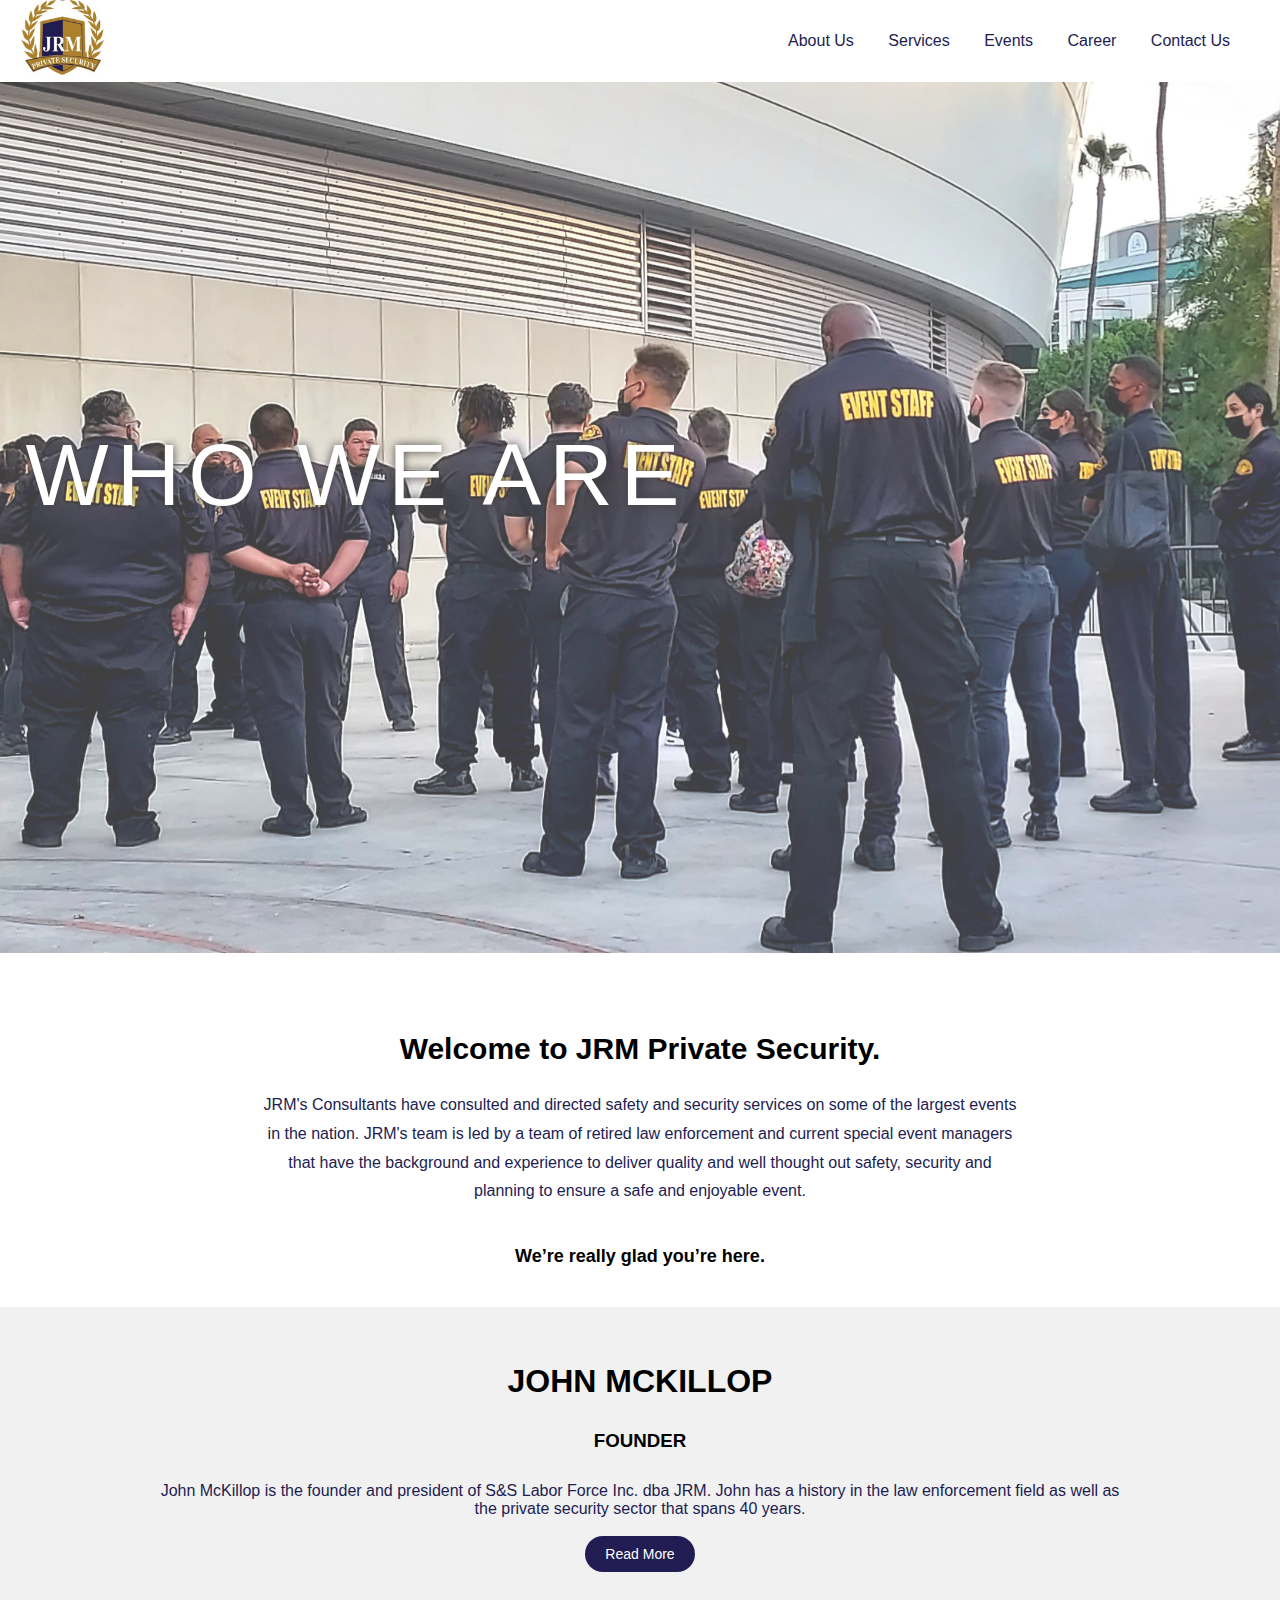
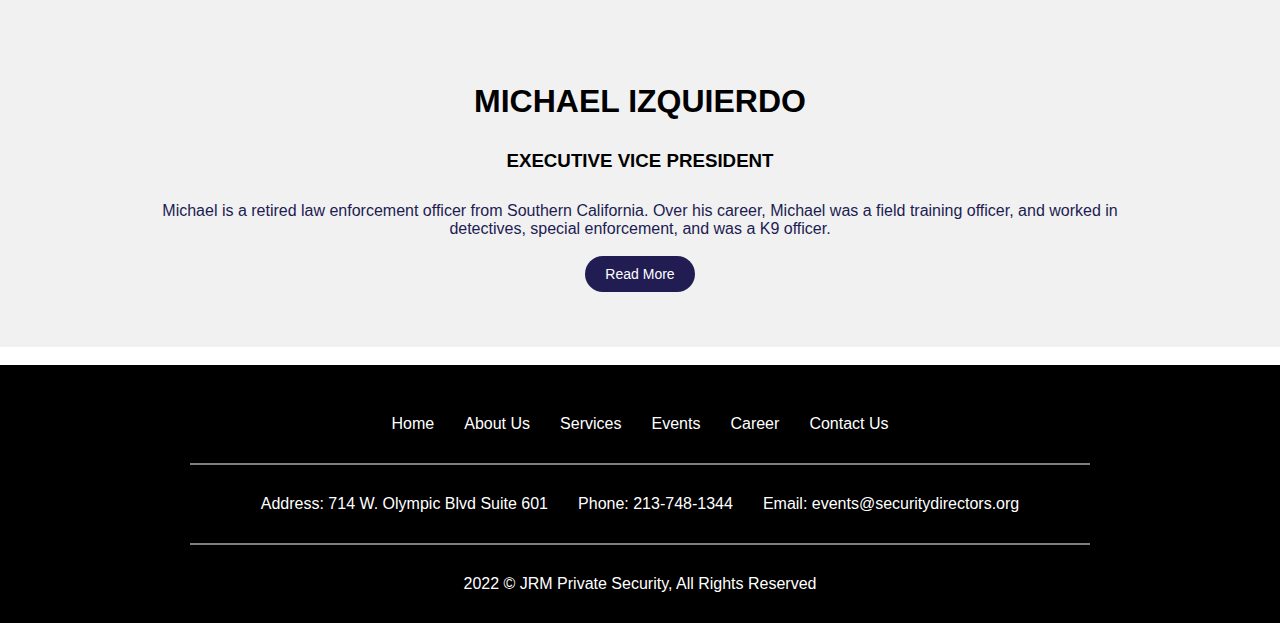
<file: S&S Website/s&s-website/working-files/about.html>
<!DOCTYPE html>
<html lang="en">
    <head>
        <meta charset="UTF-8">
        <meta name="viewport" content="width=device-width, initial-scale=1.0">
        <title>JRM Safety and Security Consulting</title>
        <link rel="stylesheet" href="style.css">
        <meta http-equiv="Content-Type" content="text/html; charset=utf-8"/>
        <link rel="shortcut icon" type="image/png" href="images/jrmlogo.png">
        <link rel="preconnect" href="https://fonts.gstatic.com">
        <link href="https://fonts.googleapis.com/css2?family=Playfair+Display&display=swap" rel="stylesheet">
    </head>
    <body>
            <div class="navbar">
                <div class="logo">
                    <a href="index.html"><img id="logo" src="images/jrmlogo.png"  alt="Ideal Living Logo" width="30%"></a>
                </div>
                <nav>
                    <ul id="MenuItems">
                        <li><span class="nav-link"><a href="about.html">About Us</a></span></li>
                        <li><span class="nav-link"><a href="cert.html">Services</a></span></li>
                        <li><span class="nav-link"><a href="events.html">Events</a></span></li>
                        <li><span class="nav-link"><a href="mailto: hr@securitydirectors.org">Career</a></span></li>
                        <li><span class="nav-link"><a href="contact.html">Contact Us</a></span></li>
                    </ul>
                </nav>
                <img src="images/menu.png" class="menu-icon" alt="mobile menu icon" width="30px" height="30px" onclick="menutoggle()">
            </div>
            
            <div class="parallax1">
                <div class="heading">Who We Are</div>
            </div>
          
            <section class="comphead">
                <h1>Welcome to JRM Private Security.</h1>
                <div class="two-col">
                  <p>JRM's Consultants have consulted and directed safety and security services on some of the largest events in the nation. JRM's team is led by a team of retired law enforcement and current special event managers that have the background and experience to deliver quality and well thought out safety, security and planning to ensure a safe and enjoyable event.</p>
                </div>
            </section>
                <h2 class="compheadh2">We’re really glad you’re here.</h2>
              
                <section>
                    <div class="grid-flex">
                      
                      <div class="col col-text">
                        <div class="aligner-item">
                            <h1 class="item-header">JOHN MCKILLOP</h1>
                            <h3 class="item-header">FOUNDER</h3>
                            <p>John McKillop is the founder and president of S&S Labor Force Inc. dba JRM. John has a history in the law enforcement field as well as the private security sector that spans 40 years.</p>
                            <br><a class="readmore" href="#popup1"><button class="butn">Read More</a></button>
                        <div id="popup1" class="overlay">
                            <div class="popup">
                                <h1 style="font-size: 45px;">JOHN MCKILLOP</h1>
                                <h3 style="font-size: 30px;">FOUNDER</h3>
                                <a class="close" href="#close">&times;</a>
                                <div class="content">
                                    <p style="color: #ffffff;">John McKillop is the founder and president of S&S Labor Force Inc. dba JRM. John has a history in the law enforcement field as well as the private security sector that spans 40 years.<br>
                                        <br>John spent 20 years in law enforcement in the greater Los Angeles area while moonlighting in entertainment security. John’s law enforcement career included being a detective and supervising units such as vice/narcotics, gangs, robbery, homicide, and major crimes.<br>
                                        <br>John ended his law enforcement career overseeing a multi-year-long serial murder investigation that landed him the honor of being selected one of the 10 ten law enforcement officers in 2002. John was selected by members of the International Chiefs of Police Association and was honored amongst his peers from all around the globe.<br>
                                        <br>John’s career continued in the private security industry with a special emphasis on the entertainment industry. John built the company to what has been described as “the largest live broadcast security company in the U.S.”. While focused on providing good-paying jobs with benefits for employees, John expanded services to better serve the company’s clients. </p>
                                </div>
                            </div>
                        </div>
                      </div>
                    </div>
                </section>
                <section>
                    <div class="grid-flex">
                      
                      <div class="col col-text">
                        <div class="aligner-item">
                            <h1 class="item-header">MICHAEL IZQUIERDO</h1>
                            <h3 class="item-header">EXECUTIVE VICE PRESIDENT</h3>
                            <p>Michael is a retired law enforcement officer from Southern California.  Over his career, Michael was a field training officer, and worked in detectives, special enforcement, and was a K9 officer. </p>
                            <br><a class="readmore" href="#popup2"><button class="butn">Read More</a></button>
                        <div id="popup2" class="overlay">
                            <div class="popup">
                                <h1 style="font-size: 45px;">MICHAEL IZQUIERDO</h1>
                                <h3 style="font-size: 30px;">EXECUTIVE VICE PRESIDENT</h3>
                                <a class="close" href="#close">&times;</a>
                                <div class="content">
                                    <p style="color: #ffffff;">Michael brings over 30 years of law enforcement and security experience to the table. He oversees all events nationwide for JRM. <br>
                                        <br> Michael’s duties include security consulting and conducting a security assessment of an event and site.  With that, he creates staffing deployments with efficiency keeping the client’s best interest in mind all while maintaining a safe and secure environment for that event. <br>
                                        <br> Michael also develops emergency action and evacuation plans for these events while working closely and collaborating with local and federal law enforcement agencies.</p>
                                </div>
                            </div>
                        </div>
                      </div>
                    </div>
                </section>
                <div style="clear: both;">&nbsp;</div>

            
<script src="https://ajax.googleapis.com/ajax/libs/jquery/2.1.3/jquery.min.js"></script>
<script>
    var MenuItems = document.getElementById("MenuItems");
    MenuItems.style.maxHeight = "0px";
    function menutoggle(){
    if(MenuItems.style.maxHeight == "0px")
    {
        MenuItems.style.maxHeight = "200px"
    }
    else
    {
        MenuItems.style.maxHeight = "0px"
    }
        }
</script>
<script>
    $(window).on('scroll',function(){
        if($(window).scrollTop()){
          $('nav').addClass('black');
        }else {
          $('nav').removeClass('black');
        }
      })
</script>

    </body>
    <div class="footer">
        <div class="footer-container">
            <section class="footer-nav">
                <div class="footer-nav-list">
                    <a class="footer-nav-link" href="index.html">Home</a>
                    <a class="footer-nav-link" href="about.html">About Us</a>
                    <a class="footer-nav-link" href="cert.html">Services</a>
                    <a class="footer-nav-link" href="events.html">Events</a>
                    <a class="footer-nav-link" href="mailto: hr@securitydirectors.org">Career</a>
                    <a class="footer-nav-link" href="contact.html">Contact Us</a>
                </div>
            </section><hr style="width: 900px; margin: auto; border: 1px solid rgba(255, 255, 255, 0.5);">
            <section class="footer-brands">
                <div class="brand-icons">
                    <a href="" target="_blank">Address: 714 W. Olympic Blvd Suite 601</a>
                    <a href="tel: 213-748-1344" target="">Phone: 213-748-1344</a>
                    <a href="mailto: events@securitydirectors.org" target="">Email: events@securitydirectors.org</a>
                </div>
            </section><hr style="width: 900px; margin: auto; border: 1px solid rgba(255, 255, 255, 0.5);">
            <section class="footer-cr">
                <p>2022 <span>&#169;</span> JRM Private Security, All Rights Reserved</p>
            </section>
        </div>
    </div>
</html>
</file>
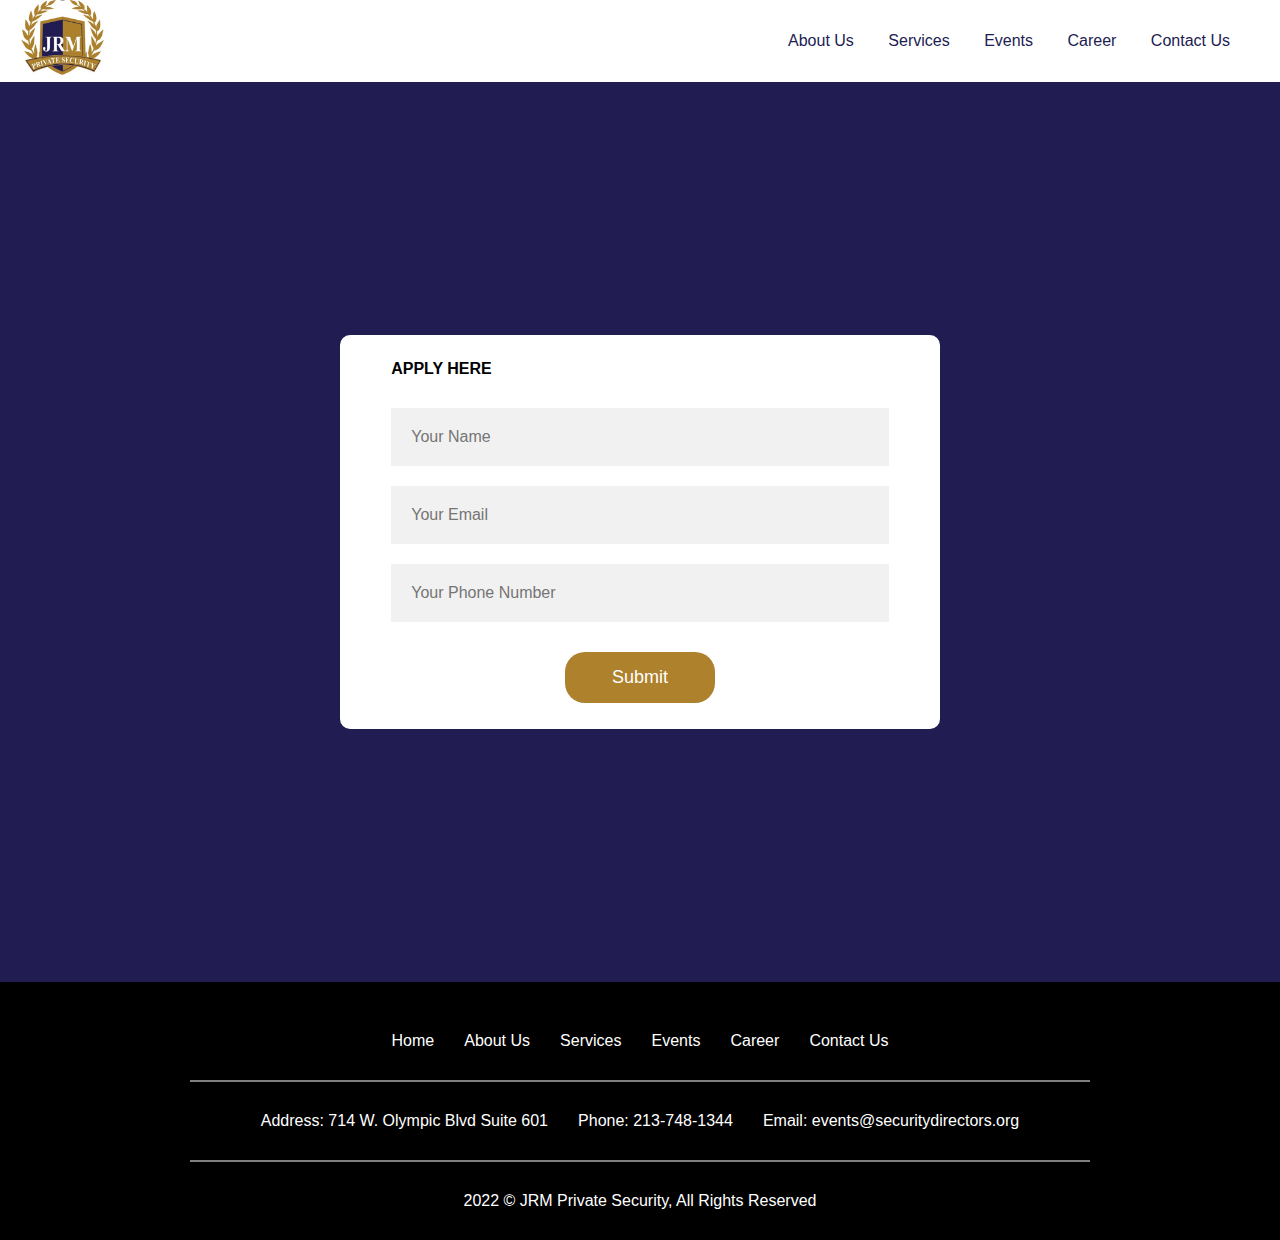
<file: S&S Website/s&s-website/working-files/career.html>
<!DOCTYPE html>
<html lang="en">
    <head>
        <meta charset="UTF-8">
        <meta name="viewport" content="width=device-width, initial-scale=1.0">
        <title>JRM Safety and Security Consulting</title>
        <link rel="stylesheet" href="style.css">
        <meta http-equiv="Content-Type" content="text/html; charset=utf-8"/>
        <link rel="shortcut icon" type="image/png" href="images/jrmlogo.png">
        <link rel="preconnect" href="https://fonts.gstatic.com">
        <link href="https://fonts.googleapis.com/css2?family=Playfair+Display&display=swap" rel="stylesheet">
    <body>
<!--//////////////////////// Navbar section ////////////////////////-->      
            <div class="navbar">
                <div class="logo">
                    <a href="index.html"><img id="logo" src="images/jrmlogo.png"  alt="S&S Logo" width="30%"></a>
                </div>
                <nav>
                    <ul id="MenuItems">
                      <li><span class="nav-link"><a href="about.html">About Us</a></span></li>
                        <li><span class="nav-link"><a href="cert.html">Services</a></span></li>
                        <li><span class="nav-link"><a href="events.html">Events</a></span></li>
                        <li><span class="nav-link"><a href="mailto: hr@securitydirectors.org">Career</a></span></li>
                        <li><span class="nav-link"><a href="contact.html">Contact Us</a></span></li>
                    </ul>
                </nav>
                <img src="images/menu.png" class="menu-icon" alt="mobile menu icon" width="30px" height="30px" onclick="menutoggle()">
            </div>
<!--//////////////////////// Homepage section ////////////////////////-->

            <div class="form-container">
              <form action="https://formspree.io/f/xeqnnpgk" method="POST" name="myform" enctype="multipart/form-data">
                <h4>APPLY HERE</h4>
                <input type="text" id="name" placeholder="Your Name" name="name" required>
                <input type="email" id="email" placeholder="Your Email" name="email" required>
                <input type="text" id="phone" placeholder="Your Phone Number" name="phone" required>
                <button type="submit">Submit</button>
              </form>
            </div>



<!--//////////////////////// JavaScript section ////////////////////////-->  
<script src="https://smtpjs.com/v3/smtp.js"></script>
<script>
  function sendEmail(){
    Email.send({
    Host : "ryankjra@gmail.com",
    Username : "ryankjra@gmail.com",
    Password : "Ryanlee2001",
    To : 'ryankjra@gmail.com',
    From : document.getElementById("email").value,
    Subject : "Contact Form Email",
    Body : "And this is the body"
}).then(
  message => alert(message)
);
  }
</script>
<script src="https://ajax.googleapis.com/ajax/libs/jquery/2.1.3/jquery.min.js"></script>
<script>
    $('.slider').each(function() {
  var $this = $(this);
  var $group = $this.find('.slide_group');
  var $slides = $this.find('.slide');
  var bulletArray = [];
  var currentIndex = 0;
  var timeout;
  
  function move(newIndex) {
    var animateLeft, slideLeft;
    
    advance();
    
    if ($group.is(':animated') || currentIndex === newIndex) {
      return;
    }
    
    bulletArray[currentIndex].removeClass('active');
    bulletArray[newIndex].addClass('active');
    
    if (newIndex > currentIndex) {
      slideLeft = '100%';
      animateLeft = '-100%';
    } else {
      slideLeft = '-100%';
      animateLeft = '100%';
    }
    
    $slides.eq(newIndex).css({
      display: 'block',
      left: slideLeft
    });
    $group.animate({
      left: animateLeft
    }, function() {
      $slides.eq(currentIndex).css({
        display: 'none'
      });
      $slides.eq(newIndex).css({
        left: 0
      });
      $group.css({
        left: 0
      });
      currentIndex = newIndex;
    });
  }
  
  function advance() {
    clearTimeout(timeout);
    timeout = setTimeout(function() {
      if (currentIndex < ($slides.length - 1)) {
        move(currentIndex + 1);
      } else {
        move(0);
      }
    }, 4000);
  }
  
  $('.next_btn').on('click', function() {
    if (currentIndex < ($slides.length - 1)) {
      move(currentIndex + 1);
    } else {
      move(0);
    }
  });
  
  $('.previous_btn').on('click', function() {
    if (currentIndex !== 0) {
      move(currentIndex - 1);
    } else {
      move(3);
    }
  });
  
  $.each($slides, function(index) {
    var $button = $('<a class="slide_btn">&bull;</a>');
    
    if (index === currentIndex) {
      $button.addClass('active');
    }
    $button.on('click', function() {
      move(index);
    }).appendTo('.slide_buttons');
    bulletArray.push($button);
  });
  
  advance();
});
</script>
<script>
    var MenuItems = document.getElementById("MenuItems");
    MenuItems.style.maxHeight = "0px";
    function menutoggle(){
    if(MenuItems.style.maxHeight == "0px")
    {
        MenuItems.style.maxHeight = "200px"
    }
    else
    {
        MenuItems.style.maxHeight = "0px"
    }
        }
</script>
    </body>
<!--//////////////////////// Footer section ////////////////////////-->  
    <div class="footer">
        <div class="footer-container">
            <section class="footer-nav">
                <div class="footer-nav-list">
                  <a class="footer-nav-link" href="index.html">Home</a>
                  <a class="footer-nav-link" href="about.html">About Us</a>
                  <a class="footer-nav-link" href="cert.html">Services</a>
                  <a class="footer-nav-link" href="events.html">Events</a>
                  <a class="footer-nav-link" href="mailto: hr@securitydirectors.org">Career</a>
                  <a class="footer-nav-link" href="contact.html">Contact Us</a>
                </div>
            </section><hr style="width: 900px; margin: auto; border: 1px solid rgba(255, 255, 255, 0.5);">
            <section class="footer-brands">
                <div class="brand-icons">
                  <a href="" target="_blank">Address: 714 W. Olympic Blvd Suite 601</a>
                  <a href="tel: 213-748-1344" target="">Phone: 213-748-1344</a>
                  <a href="mailto: events@securitydirectors.org" target="">Email: events@securitydirectors.org</a>
                </div>
            </section><hr style="width: 900px; margin: auto; border: 1px solid rgba(255, 255, 255, 0.5);">
            <section class="footer-cr">
                <p>2022 <span>&#169;</span> JRM Private Security, All Rights Reserved</p>
            </section>
        </div>
    </div>
</html>
</file>
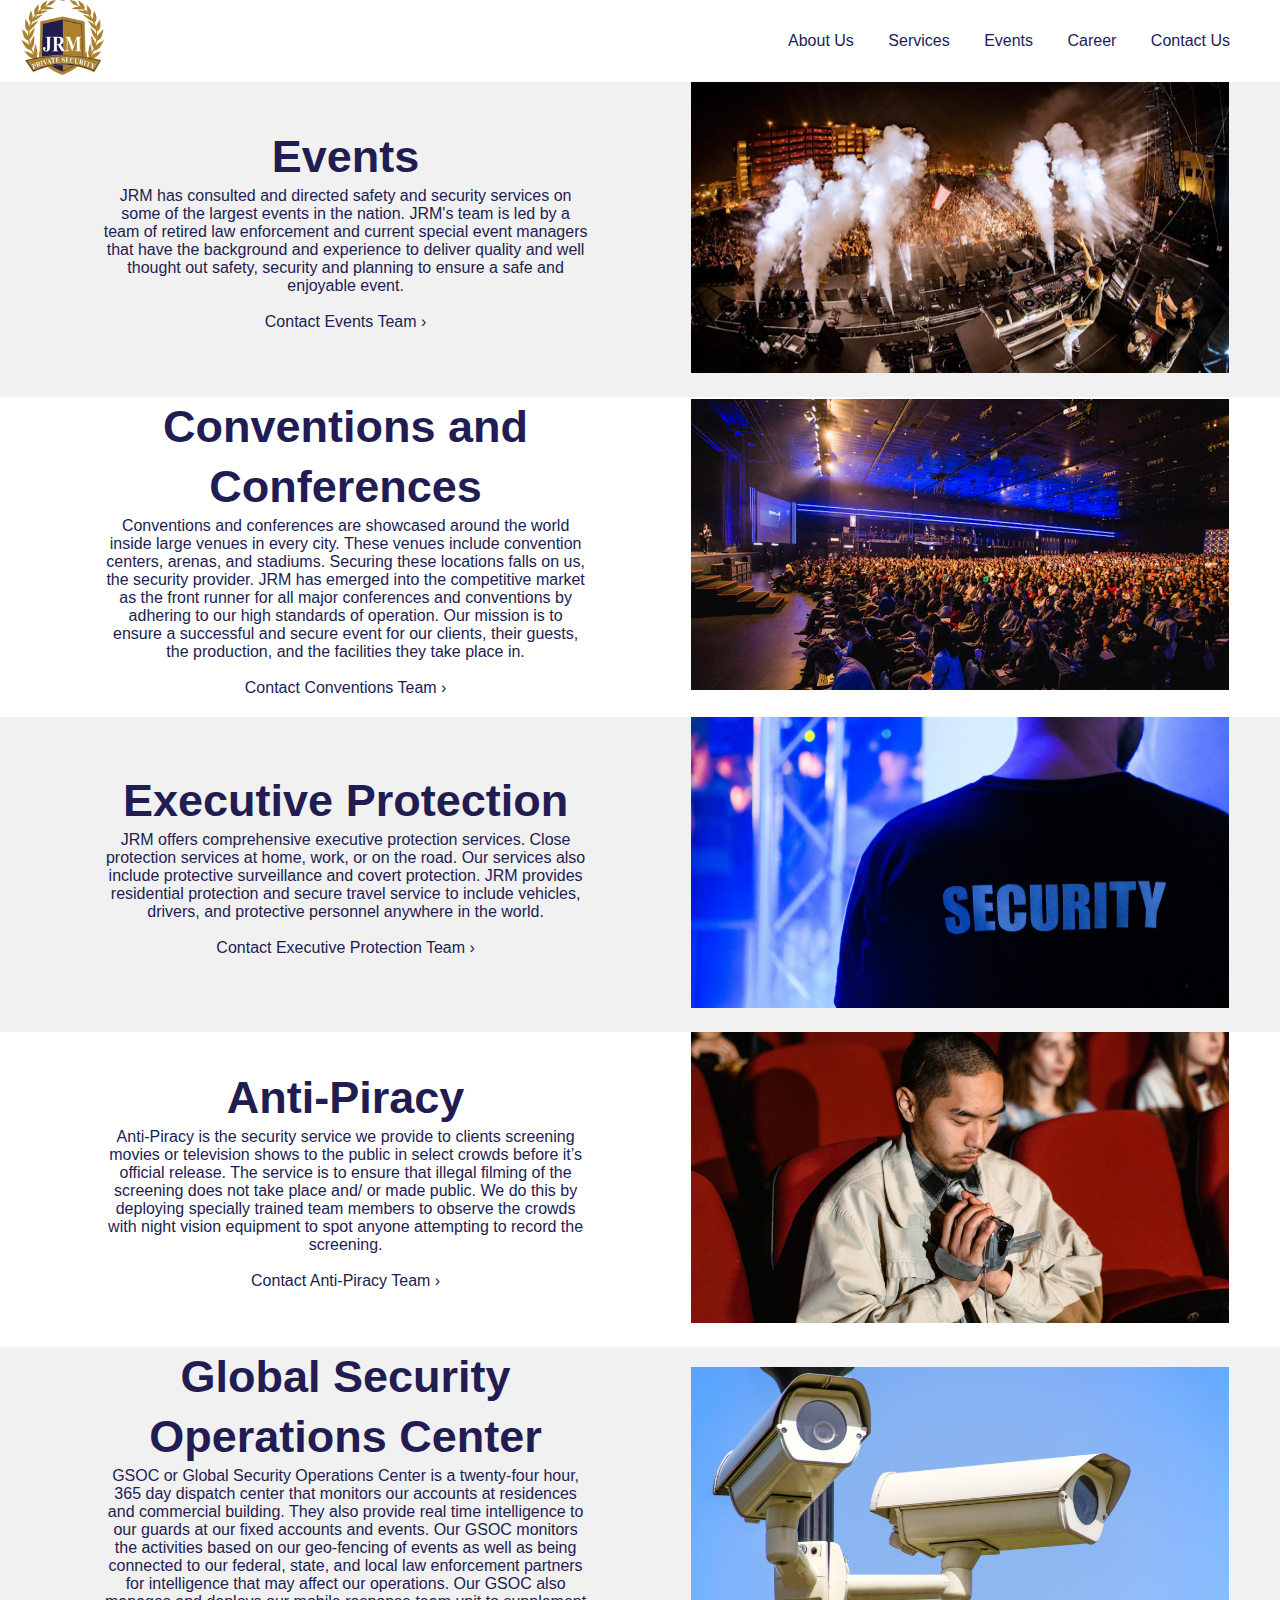
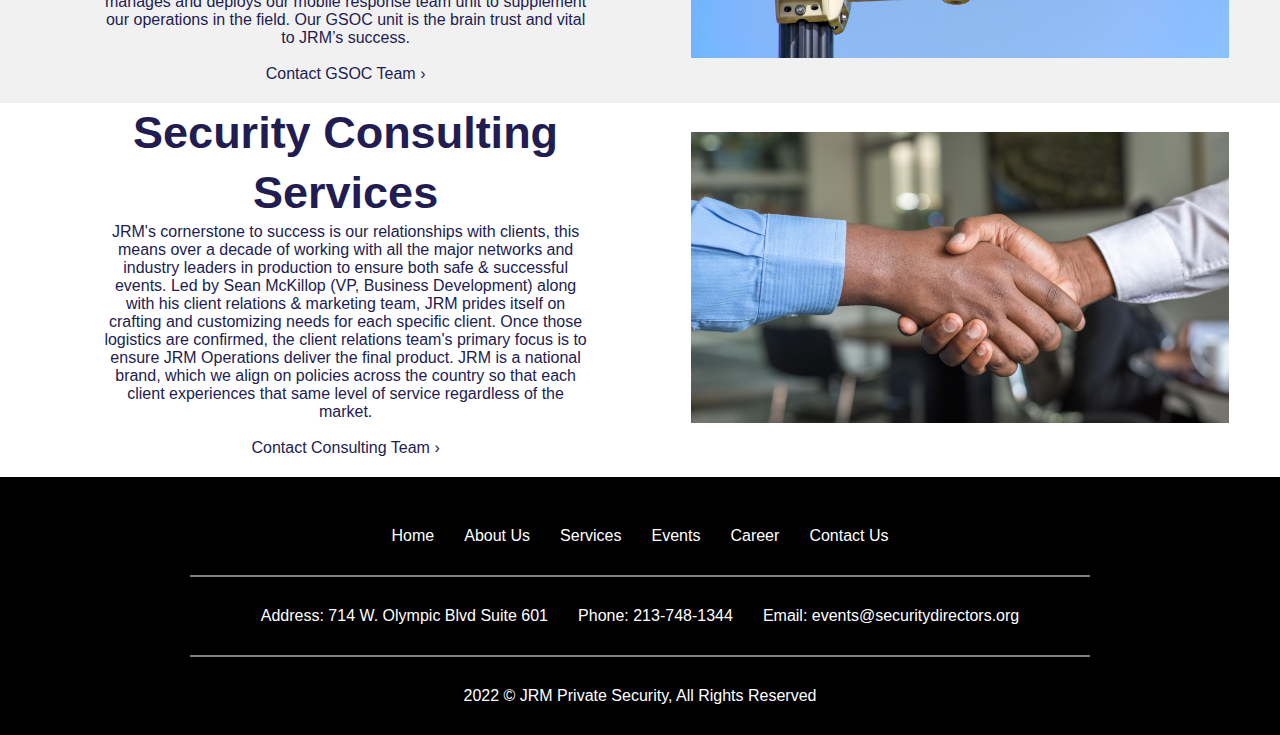
<file: S&S Website/s&s-website/working-files/cert.html>
<!DOCTYPE html>
<html lang="en">
    <head>
        <meta charset="UTF-8">
        <meta name="viewport" content="width=device-width, initial-scale=1.0">
        <title>JRM Safety and Security Consulting</title>
        <link rel="stylesheet" href="style.css">
        <meta http-equiv="Content-Type" content="text/html; charset=utf-8"/>
        <link rel="shortcut icon" type="image/png" href="images/jrmlogo.png">
        <link rel="preconnect" href="https://fonts.gstatic.com">
        <link href="https://fonts.googleapis.com/css2?family=Playfair+Display&display=swap" rel="stylesheet">
    </head>
    <body>
<!--//////////////////////// Navbar section ////////////////////////-->      
            <div class="navbar">
                <div class="logo">
                    <a href="index.html"><img id="logo" src="images/jrmlogo.png"  alt="S&S Logo" width="30%"></a>
                </div>
                <nav>
                    <ul id="MenuItems">
                      <li><span class="nav-link"><a href="about.html">About Us</a></span></li>
                      <li><span class="nav-link"><a href="cert.html">Services</a></span></li>
                      <li><span class="nav-link"><a href="events.html">Events</a></span></li>
                      <li><span class="nav-link"><a href="mailto: hr@securitydirectors.org">Career</a></span></li>
                      <li><span class="nav-link"><a href="contact.html">Contact Us</a></span></li>
                    </ul>
                </nav>
                <img src="images/menu.png" class="menu-icon" alt="mobile menu icon" width="30px" height="30px" onclick="menutoggle()">
            </div>
<!--//////////////////////// Homepage section ////////////////////////-->
<div class="about-container" style="background-color: #f1f1f1;">
    <div class="column2">
        <div class="about-text">
        <h2>Events</h2>
            <p>JRM has consulted and directed safety and security services on some of the largest events in the nation.   JRM's team is led by a team of retired law enforcement and current special event managers that have the background and experience to deliver quality and well thought out safety, security and planning to ensure a safe and enjoyable event.</p>
            <p><br><a href="mailto: manderson@securitydirectors.org" class="more-link"><p>Contact Events Team <span>&#8250;</span></p></a></p>
        </div>
    </div>
    <div class="column2">
        <img src="images/eventsimg_ccexpress.jpeg" alt="">
    </div>
</div> 
<div class="about-container">
    <div class="column2">
        <div class="about-text">
        <h2>Conventions and Conferences</h2>
            <p>Conventions and conferences are showcased around the world inside large venues in every city. These venues include convention centers, arenas, and stadiums. Securing these locations falls on us, the security provider. JRM has emerged into the competitive market as the front runner for all major conferences and conventions by adhering to our high standards of operation. Our mission is to ensure a successful and secure event for our clients, their guests, the production, and the facilities they take place in. </p>
            <p><br><a href="mailto: kennedy@securitydirectors.org" class="more-link"><p>Contact Conventions Team <span>&#8250;</span></p></a></p>
        </div>
    </div>
    <div class="column2">
      <img src="images/samuel-pereira-uf2nnANWa8Q-unsplash.jpg" alt="">
    </div>
</div> 
<div class="about-container" style="background-color: #f1f1f1;">
    <div class="column2">
        <div class="about-text">
        <h2>Executive Protection</h2>
            <p>JRM offers comprehensive executive protection services.  Close protection services at home, work, or on the road.  Our services also include protective surveillance and covert protection.  JRM provides residential protection and secure travel service to include vehicles, drivers, and protective personnel anywhere in the world. </p>
            <p><br><a href="mailto: events@securitydirectors.org" class="more-link"><p>Contact Executive Protection Team <span>&#8250;</span></p></a></p>
        </div>
    </div>
    <div class="column2">
        <img src="images/expro.jpeg" alt="">
    </div>
</div>
<div class="about-container">
  <div class="column2">
      <div class="about-text">
      <h2>Anti-Piracy</h2>
          <p>Anti-Piracy is the security service we provide to clients screening movies or television shows to the public in select crowds before it’s official release. The service is to ensure that illegal filming of the screening does not take place and/ or made public. We do this by deploying specially trained team members to observe the crowds with night vision equipment to spot anyone attempting to record the screening.</p>
          <p><br><a href="mailto: events@securitydirectors.org" class="more-link"><p>Contact Anti-Piracy Team <span>&#8250;</span></p></a></p>
      </div>
  </div>
  <div class="column2">
      <img src="images/antiimg_ccexpress.jpeg" alt="">
  </div>
</div> 
<div class="about-container" style="background-color: #f1f1f1;">
  <div class="column2">
      <div class="about-text">
      <h2>Global Security Operations Center</h2>
          <p>GSOC or Global Security Operations Center is a twenty-four hour, 365 day dispatch center that monitors our accounts at residences and commercial building.  They also provide real time intelligence to our guards at our fixed accounts and events.  Our GSOC monitors the activities based on our geo-fencing of events as well as being connected to our federal, state, and local law enforcement partners for intelligence that may affect our operations.  Our GSOC also manages and deploys our mobile response team unit to supplement our operations in the field.  Our GSOC unit is the brain trust and vital to JRM’s success. </p>
          <p><br><a href="mailto: GSOC@securitydirectors.org" class="more-link"><p>Contact GSOC Team <span>&#8250;</span></p></a></p>
      </div>
  </div>
  <div class="column2">
      <img src="images/gsocimg_ccexpress.jpeg" alt="">
  </div>
</div> 
<div class="about-container">
  <div class="column2">
      <div class="about-text">
      <h2>Security Consulting Services</h2>
          <p>JRM's cornerstone to success is our relationships with clients, this means over a decade of working with all the major networks and industry leaders in production to ensure both safe & successful events. Led by Sean McKillop (VP, Business Development) along with his client relations & marketing team, JRM prides itself on crafting and customizing needs for each specific client. Once those logistics are confirmed, the client relations team's primary focus is to ensure JRM Operations deliver the final product. JRM is a national brand, which we align on policies across the country so that each client experiences that same level of service regardless of the market. </p>
          <p><br><a href="mailto: seanm@securitydirectors.org" class="more-link"><p>Contact Consulting Team <span>&#8250;</span></p></a></p>
      </div>
  </div>
  <div class="column2">
      <img src="images/handshakepic.jpg" alt="">
  </div>
</div> 
<!--//////////////////////// JavaScript section ////////////////////////-->  
<script src="https://ajax.googleapis.com/ajax/libs/jquery/2.1.3/jquery.min.js"></script>
<script>
    $('.slider').each(function() {
  var $this = $(this);
  var $group = $this.find('.slide_group');
  var $slides = $this.find('.slide');
  var bulletArray = [];
  var currentIndex = 0;
  var timeout;
  
  function move(newIndex) {
    var animateLeft, slideLeft;
    
    advance();
    
    if ($group.is(':animated') || currentIndex === newIndex) {
      return;
    }
    
    bulletArray[currentIndex].removeClass('active');
    bulletArray[newIndex].addClass('active');
    
    if (newIndex > currentIndex) {
      slideLeft = '100%';
      animateLeft = '-100%';
    } else {
      slideLeft = '-100%';
      animateLeft = '100%';
    }
    
    $slides.eq(newIndex).css({
      display: 'block',
      left: slideLeft
    });
    $group.animate({
      left: animateLeft
    }, function() {
      $slides.eq(currentIndex).css({
        display: 'none'
      });
      $slides.eq(newIndex).css({
        left: 0
      });
      $group.css({
        left: 0
      });
      currentIndex = newIndex;
    });
  }
  
  function advance() {
    clearTimeout(timeout);
    timeout = setTimeout(function() {
      if (currentIndex < ($slides.length - 1)) {
        move(currentIndex + 1);
      } else {
        move(0);
      }
    }, 4000);
  }
  
  $('.next_btn').on('click', function() {
    if (currentIndex < ($slides.length - 1)) {
      move(currentIndex + 1);
    } else {
      move(0);
    }
  });
  
  $('.previous_btn').on('click', function() {
    if (currentIndex !== 0) {
      move(currentIndex - 1);
    } else {
      move(3);
    }
  });
  
  $.each($slides, function(index) {
    var $button = $('<a class="slide_btn">&bull;</a>');
    
    if (index === currentIndex) {
      $button.addClass('active');
    }
    $button.on('click', function() {
      move(index);
    }).appendTo('.slide_buttons');
    bulletArray.push($button);
  });
  
  advance();
});
</script>
<script>
    var MenuItems = document.getElementById("MenuItems");
    MenuItems.style.maxHeight = "0px";
    function menutoggle(){
    if(MenuItems.style.maxHeight == "0px")
    {
        MenuItems.style.maxHeight = "200px"
    }
    else
    {
        MenuItems.style.maxHeight = "0px"
    }
        }
</script>
    </body>
<!--//////////////////////// Footer section ////////////////////////-->  
    <div class="footer">
        <div class="footer-container">
            <section class="footer-nav">
                <div class="footer-nav-list">
                  <a class="footer-nav-link" href="index.html">Home</a>
                  <a class="footer-nav-link" href="about.html">About Us</a>
                  <a class="footer-nav-link" href="cert.html">Services</a>
                  <a class="footer-nav-link" href="events.html">Events</a>
                  <a class="footer-nav-link" href="mailto: hr@securitydirectors.org">Career</a>
                  <a class="footer-nav-link" href="contact.html">Contact Us</a>
                </div>
            </section><hr style="width: 900px; margin: auto; border: 1px solid rgba(255, 255, 255, 0.5);">
            <section class="footer-brands">
                <div class="brand-icons">
                    <a href="" target="_blank">Address: 714 W. Olympic Blvd Suite 601</a>
                    <a href="tel: 213-748-1344" target="">Phone: 213-748-1344</a>
                    <a href="mailto: events@securitydirectors.org" target="">Email: events@securitydirectors.org</a>
                </div>
            </section><hr style="width: 900px; margin: auto; border: 1px solid rgba(255, 255, 255, 0.5);">
            <section class="footer-cr">
                <p>2022 <span>&#169;</span> JRM Private Security, All Rights Reserved</p>
            </section>
        </div>
    </div>
</html>
</file>
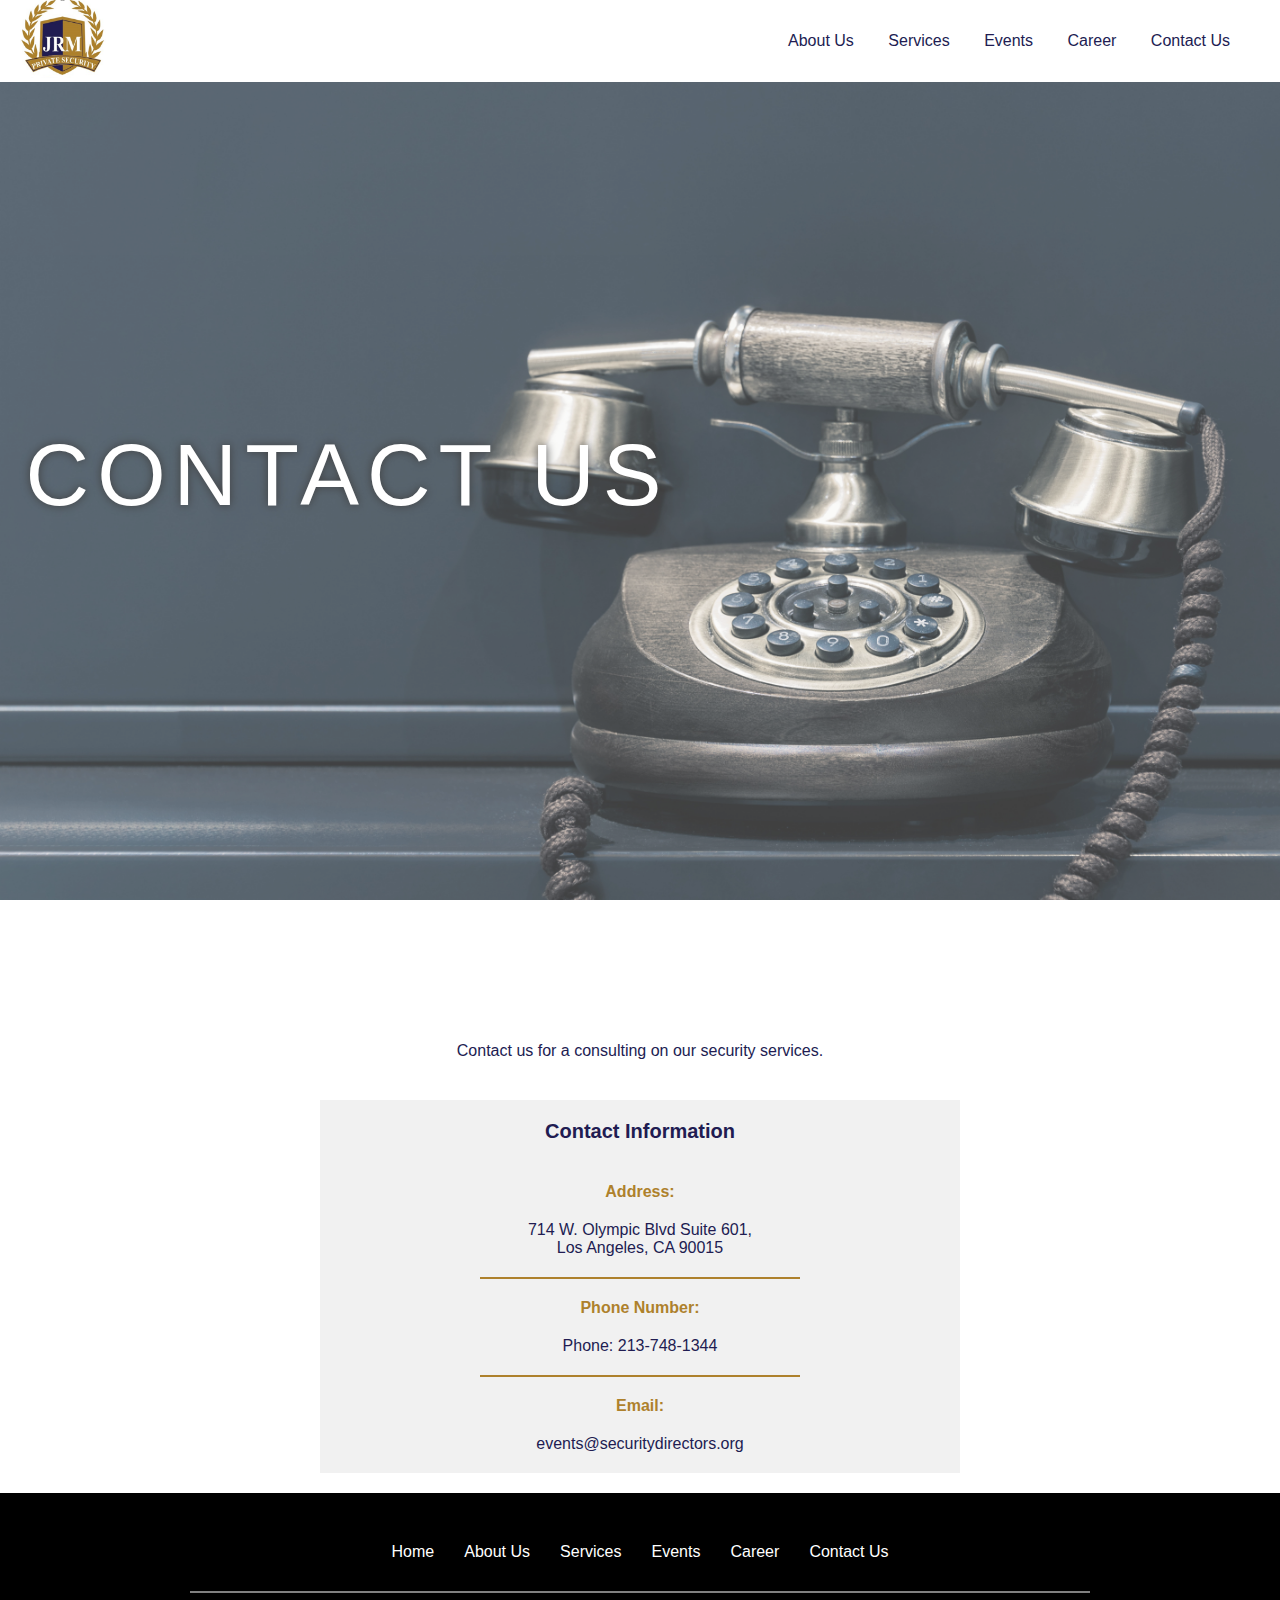
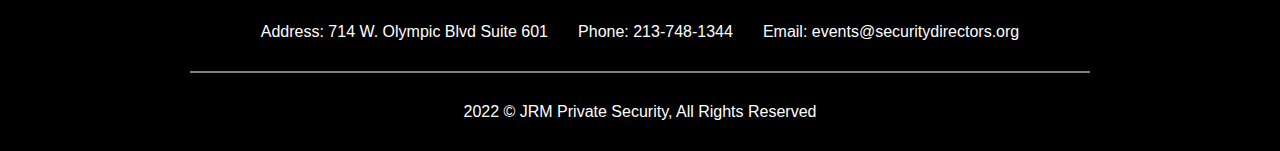
<file: S&S Website/s&s-website/working-files/contact.html>
<!DOCTYPE html>
<html lang="en">
    <head>
        <meta charset="UTF-8">
        <meta name="viewport" content="width=device-width, initial-scale=1.0">
        <title>JRM Safety and Security Consulting</title>
        <link rel="stylesheet" href="style.css">
        <meta http-equiv="Content-Type" content="text/html; charset=utf-8"/>
        <link rel="shortcut icon" type="image/png" href="images/jrmlogo.png">
        <link rel="preconnect" href="https://fonts.gstatic.com">
        <link href="https://fonts.googleapis.com/css2?family=Playfair+Display&display=swap" rel="stylesheet">
    </head>
    <body>
<!--//////////////////////// Navbar section ////////////////////////-->      
            <div class="navbar">
                <div class="logo">
                    <a href="index.html"><img id="logo" src="images/jrmlogo.png"  alt="JRM Logo" width="30%"></a>
                </div>
                <nav>
                    <ul id="MenuItems">
                        <li><span class="nav-link"><a href="about.html">About Us</a></span></li>
                        <li><span class="nav-link"><a href="cert.html">Services</a></span></li>
                        <li><span class="nav-link"><a href="events.html">Events</a></span></li>
                        <li><span class="nav-link"><a href="mailto: hr@securitydirectors.org">Career</a></span></li>
                        <li><span class="nav-link"><a href="contact.html">Contact Us</a></span></li>
                    </ul>
                </nav>
                <img src="images/menu.png" class="menu-icon" alt="mobile menu icon" width="30px" height="30px" onclick="menutoggle()">
            </div>

            <div class="parallax2">
                <div class="heading">Contact Us</div>
            </div>                        
            
            <section class="contactbod" style="text-align: center;">
                <div class="col0">
                    <p>Contact us for a consulting on our security services.</p>
                </div>
                <div class="contactinfo">
                    <h3>Contact Information</h3>
                    <div class="innerinfo">
                        <ul>
                            <li>
                                <div class="conttitle">
                                    <h4 style="color:rgba(174,129,44,255);">Address:</h4>
                                </div>
                                <div class="conttext">
                                    <p>714 W. Olympic Blvd Suite 601,<br> Los Angeles, CA 90015</p>
                                </div>
                            </li>
                            <hr style="width: 25vw; margin: auto; border: 1px solid rgba(174,129,44,255);">
                            <li>
                                <div class="conttitle">
                                    <h4 style="color:rgba(174,129,44,255)">Phone Number:</h4>
                                </div>
                                <div class="conttext">
                                    <p>Phone: 213-748-1344</p>
                                </div>
                            </li>
                            <hr style="width: 25vw; margin: auto; border: 1px solid rgba(174,129,44,255);">
                            <li>
                                <div class="conttitle">
                                    <h4 style="color: rgba(174,129,44,255);">Email:</h4>
                                </div>
                                <div class="conttext">
                                    <p>events@securitydirectors.org</p>
                                </div>
                            </li>
                        </ul>
                    </div>
                </div>
            </section>
            <!--End Contact Address Area-->  
<!--//////////////////////// JavaScript section ////////////////////////-->  
<script src="https://ajax.googleapis.com/ajax/libs/jquery/2.1.3/jquery.min.js"></script>
<script>
    var MenuItems = document.getElementById("MenuItems");
    MenuItems.style.maxHeight = "0px";
    function menutoggle(){
    if(MenuItems.style.maxHeight == "0px")
    {
        MenuItems.style.maxHeight = "200px"
    }
    else
    {
        MenuItems.style.maxHeight = "0px"
    }
        }
</script>
    </body>
<!--//////////////////////// Footer section ////////////////////////-->  
<div class="footer">
    <div class="footer-container">
        <section class="footer-nav">
            <div class="footer-nav-list">
                <a class="footer-nav-link" href="index.html">Home</a>
                <a class="footer-nav-link" href="about.html">About Us</a>
                <a class="footer-nav-link" href="cert.html">Services</a>
                <a class="footer-nav-link" href="events.html">Events</a>
                <a class="footer-nav-link" href="mailto: hr@securitydirectors.org">Career</a>
                <a class="footer-nav-link" href="contact.html">Contact Us</a>
            </div>
        </section><hr style="width: 900px; margin: auto; border: 1px solid rgba(255, 255, 255, 0.5);">
        <section class="footer-brands">
            <div class="brand-icons">
                <a href="" target="_blank">Address: 714 W. Olympic Blvd Suite 601</a>
                <a href="tel: 213-748-1344" target="">Phone: 213-748-1344</a>
                <a href="mailto: events@securitydirectors.org" target="">Email: events@securitydirectors.org</a>
            </div>
        </section><hr style="width: 900px; margin: auto; border: 1px solid rgba(255, 255, 255, 0.5);">
        <section class="footer-cr">
            <p>2022 <span>&#169;</span> JRM Private Security, All Rights Reserved</p>
        </section>
    </div>
</div>
</html>
</file>
<file: S&S Website/s&s-website/working-files/style.css>
@font-face {
	font-family: 'Playfair Display', serif;
	font-style: normal;
	font-weight: normal;
}
* {
	margin: 0;
	padding: 0;
	box-sizing: border-box;
	font-family: 'Montserrat', sans-serif;
}
html,
body {
	scroll-behavior: smooth;
	height: 100%;
}
.navbar {
	display: flex;
	align-items: center;
	padding: 0px 20px;
	background-color: #ffffff;
}
nav {
	flex: 1;
	text-align: right;
}
nav ul {
	display: inline-block;
	list-style-type: none;
}
nav ul li {
	display: inline-block;
	margin-right: 30px;
}
a {
	text-decoration: none;
	color: #211c52;
	font-family: 'Montserrat', sans-serif;
}
span {
	font-family: 'Montserrat', sans-serif;
}
p {
	color: #211c52;
	display: block;
	font-family: 'Montserrat', sans-serif;
}
.menu-icon {
	width: 25px;
	margin-left: 20px;
	display: none;
}
/* Styled brand section */
.brand-title {
	font-size: 32px;
	text-align: center;
	padding: 80px 0px 40px;
	font-family: 'Playfair Display', serif;
	font-weight: bold;
	color: #211c52;
}
.brand-container {
	flex-basis: 20%;
	min-width: 250px;
	list-style: horizontal;
	display: block;
	text-align: center;
	padding-bottom: 4vw;
}
.brand-image {
	width: 20%;
	object-fit: hidden;
	display: inline-block;
	padding: 0px;
	text-align: center;
	box-sizing: border-box;
}
.brand-image img {
	padding: 10px;
}
/* Styled values section */
.about-container {
	display: flex;
	align-items: center;
	flex-wrap: wrap;
	justify-content: space-around;
}
.about-container1 {
	display: flex;
	align-items: center;
	flex-wrap: wrap;
	justify-content: space-around;
	padding-top: 2rem;
	background-color: #f1f1f1;
}
.about-text {
	margin-left: 4vw;
	font-family: 'Montserrat', sans-serif;
	text-align: center;
	color: #211c52;
}
.about-text h2 {
	font-size: 45px;
	font-weight: bold;
	line-height: 60px;
	margin: 0px 0px;
}
.column {
	font-family: 'Montserrat', sans-serif;
	padding: 0px 4vw;
	flex-basis: 30%;
	min-width: 300px;
	padding-bottom: 20px;
}
.column1 {
	font-family: 'Montserrat', sans-serif;
	padding: 0px 4vw;
	flex-basis: 70%;
	min-width: 300px;
	padding-bottom: 20px;
}
.column2 {
	font-family: 'Montserrat', sans-serif;
	padding: 0px 4vw;
	flex-basis: 50%;
	min-width: 300px;
	padding-bottom: 20px;
}
.column img {
	max-width: 100%;
	padding: 0px;
}
.column1 img {
	max-width: 100%;
	padding: 0px;
}
.column2 img {
	max-width: 100%;
	padding: 0px;
}
.news-date {
	font-size: 10px;
	line-height: 3vw;
}
.newsroom-h1 {
	font-size: 24px;
	text-align: center;
	padding: 30px 0px 40px;
	font-family: 'Montserrat', sans-serif;
}
/* Styled footer section */
.footer {
	text-align: center;
	background-color: #000000;
	padding-top: 20px;
	position: relative;
}
.footer a {
	color: #ffffff;
	padding: 1vw;
}
.footer-nav-list {
	padding: 30px 0px;
}
.footer-brand {
	display: block;
	justify-content: center;
	box-sizing: border-box;
	color: #fff;
}
.brand-icons {
	padding: 30px 0px;
}
.brand-icons img {
	width: 7%;
}
.footer-cr {
	padding: 30px 0px;
}
.footer-cr p {
	color: #ffffff;
}

/* Nav media queries for mobile */
@media only screen and (max-width: 800px) {
	nav ul {
		position: absolute;
		top: 8vh;
		left: 0px;
		background: #211c52;
		width: 100%;
		overflow: hidden;
		transition: max-height 0.5s;
		z-index: 99;
	}
	nav ul li {
		display: block;
		margin-right: 50px;
		margin-top: 10px;
		margin-bottom: 10px;
	}
	nav ul li a {
		color: #ffffff;
	}
	.menu-icon {
		display: block;
		cursor: pointer;
	}
	.column {
		padding-bottom: 30px;
	}
}
@media only screen and (max-width: 600px) {
	.brand-container .about-container .footer {
		text-align: center;
		flex-basis: 100%;
		display: block;
	}
}
/* Responsive media queries for mobile */
@media only screen and (max-width: 429px) {
	.brand-row {
		display: flex;
		flex-basis: 100%;
		flex-wrap: wrap;
		flex-flow: column;
		align-items: center;
		justify-content: center;
	}
	.brand-image {
		width: 259.2px !important;
		height: 230.717px !important;
		flex: 1;
	}
	.news-item {
		display: flex;
		flex-basis: 100%;
		flex-wrap: wrap;
		flex-flow: column;
		align-items: center;
		justify-content: center;
	}
	.news-image {
		width: 259.2px !important;
		height: 230.717px !important;
		flex: 1;
	}
	.news-title {
		text-align: left;
		line-height: 3vh;
	}
	figcaption {
		text-align: left;
		margin-left: 1vw;
	}
	.news-date {
		font-size: 10px;
		line-height: 3vh;
	}
	.brand-icons img {
		width: 17%;
	}
	.footer {
		position: relative;
	}
}
/* Brand Interstitial */
.thera-banner {
	position: relative;
}
.thera-banner .btn {
	position: absolute;
	top: 70%;
	left: -50%;
	transform: translate(100%, -50%);
	-ms-transform: translate(-50%, -50%);
	background-color: #211c52;
	color: white;
	font-size: 16px;
	padding: 18px 36px;
	border: none;
	cursor: pointer;
	border-radius: 1.5625rem;
}

.thera-container {
	display: flex;
	align-items: center;
	flex-wrap: wrap;
	justify-content: space-around;
}
.thera-text {
	margin-left: 4vw;
	font-family: 'Montserrat', sans-serif;
}
.thera-text h2 {
	font-size: 45px;
	font-weight: bold;
	line-height: 60px;
	margin: 25px 0px;
}
.contactbod {
	padding: 20px 0px;
}
.col0 {
	padding: 40px 0px;
}
.innerinfo ul li {
	list-style: none;
}
.contactinfo {
	text-align: center;
	background-color: #f1f1f1;
	width: 50%;
	margin: 0 auto;
	color: #211c52;
}
.contactinfo h3 {
	padding: 20px;
	font-size: 20px;
}
.conttitle {
	padding: 20px 0px;
}
.conttext {
	padding-bottom: 20px;
}
.parallax0 {
	background: url("images/pexels-andrew-scozzari-4432246.jpg");
	min-height: 100%;
}
.parallax1 {
	background: url("images/secphoto.jpg");
	min-height: 100%;
}
.parallax2 {
	background: url("images/pawel-czerwinski--0xCCPIbl3M-unsplash.jpg");
	min-height: 100%;
}
.parallax0 {
	position: relative;
	opacity: 1;
	background-position: center;
	background-size: cover;
	background-repeat: no-repeat;
	background-attachment: fixed;
}
.parallax1 {
	position: relative;
	opacity: .75;
	background-position: center;
	background-size: cover;
	background-repeat: no-repeat;
	background-attachment: fixed;
}
.parallax2 {
	position: relative;
	opacity: .75;
	background-position: center;
	background-size: cover;
	background-repeat: no-repeat;
	background-attachment: fixed;
}
.heading {
	position: absolute;
	color: #fff;
	font-size: 550%;
	padding-left: 2vw;
	top: 38%;
	width: 100%;
	text-transform: uppercase;
	letter-spacing: 8px;
	text-shadow: 0 0 10px #000;
}
.heading1 {
	position: absolute;
	color: #fff;
	font-size: 200%;
	padding-left: 2vw;
	top: 50%;
	width: 100%;
	text-transform: uppercase;
	letter-spacing: 8px;
	text-shadow: 0 0 10px #000;
}
.two-col {
	float: left;
	width: 100%;
	padding: 0 20%;
	text-align: center;
	line-height: 1.8;
}
.comphead {
	overflow: auto;
	padding: 50px 0px 0px;
	text-align: center;
}
.comphead h1 {
	font-size: 30px;
	padding-bottom: 25px;
}
.compheadh2 {
	font-size: 18px;
	text-align: center;
	padding: 40px;
}
.col-text {
	height: 20em;
}
.grid-flex {
	display: -webkit-box;
	display: -webkit-flex;
	display: -ms-flexbox;
	display: flex;
	-webkit-box-flex: 1;
	-webkit-flex-grow: 1;
	-ms-flex-positive: 1;
	flex-grow: 1;
	flex-direction: row;
	-webkit-flex-direction: row;
	-webkit-flex-wrap: wrap;
	-webkit-justify-content: space-around;
	max-width: 100vw;
}
.col {
	-webkit-box-flex: 1;
	-webkit-flex: 1;
	-ms-flex: 1;
	flex: 1;
}
.col-left {
	-webkit-box-ordinal-group: -1;
	-webkit-order: -1;
	-ms-flex-order: -1;
	order: -1;
}
.col-text {
	display: flex;
	align-items: center;
	justify-content: center;
	background-color: #f1f1f1;
}
.aligner-item {
	width: 75%;
	text-align: center;
}
.item-header {
	padding-bottom: 30px;
	font-weight: 900;
}
.item-header h1 {
	font-size: 26px;
}
.readmore {
	padding: 20px 0px;
}
.butn {
	padding: 10px 20px;
	background-color: #211c52;
	font-size: 14px;
	border-radius: 1.5625rem;
	border-style: none;
}
.butn a {
	color: #ffffff;
}
.overlay {
	position: fixed;
	top: 0;
	bottom: 0;
	left: 0;
	right: 0;
	background: rgba(0, 0, 0, 0.7);
	transition: opacity 500ms;
	visibility: hidden;
	opacity: 0;
	z-index: 99;
	overflow-y: scroll;
}
.overlay:target {
	visibility: visible;
	opacity: 1;
}
.popup {
	margin: 50px auto;
	padding: 20px;
	background: #211c52;
	border-radius: 5px;
	width: 80%;
	line-height: 1.8;
	position: relative;
	transition: all 2s ease-in-out;
	color: #fff;
}
.popup .close {
	position: absolute;
	top: 20px;
	right: 30px;
	transition: all 200ms;
	font-size: 30px;
	font-weight: bold;
	text-decoration: none;
	color: #ffffff;
}
.popup .content {
	height: 100%;
	overflow: auto;
}
.popup h3 {
	padding-bottom: 30px;
}
.col-image {
	width: 100%;
	height: auto;
}

@media (max-width: 1264px) {
	.grid-flex {
		display: -webkit-flex;
		-webkit-flex-direction: column;
		flex-direction: column;
	}
	.col {
		order: vertical;
	}
	.col-left {
		-webkit-box-ordinal-group: 0;
		-webkit-order: 0;
		-ms-flex-order: 0;
		order: 0;
	}
	.col-text div p {
		padding: 1em;
	}
	.aligner-item {
		width: 90%;
	}
}
@media (max-width: 900px) {
	nav ul li {
		font-size: 12px;
	}
	.heading {
		font-size: 250%;
	}
	.heading1 {
		font-size: 120%;
	}
}
@media (max-width: 600px) {
	.heading {
		font-size: 250%;
	}
	.heading1 {
		font-size: 120%;
	}
	.two-col {
		width: 100%;
		padding: 0;
		text-align: center;
	}
	nav ul li {
		font-size: 8px;
	}
}
@media only screen and (max-width: 429px) {
	.parallax1 {
		background: url("images/mobilesec.jpg");
	}
	.parallax2 {
		background: url("images/pawel-czerwinski--0xCCPIbl3M-unsplash.jpg");
	}
	.aligner-item h1 {
		padding-top: 20px;
	}
	.popup {
		margin: 0px;
		padding: 20px;
		background: #211c52;
		border-radius: 5px;
		width: 100vw;
		line-height: 1.8;
		position: relative;
		transition: all 2s ease-in-out;
		color: #fff;
	}
	.grid-flex {
		max-width: 100vw;
	}
}

.gallery {
	display: flex;
	flex-wrap: wrap;
	/* Compensate for excess margin on outer gallery flex items */
	margin: -1rem -1rem;
	align-items: center;
	justify-content: center;
}

.gallery-item {
	/* Minimum width of 24rem and grow to fit available space */
	flex: 1 0 24rem;
	/* Margin value should be half of grid-gap value as margins on flex items don't collapse */
	margin: 1rem;
	box-shadow: 0.3rem 0.4rem 0.4rem rgba(0, 0, 0, 0.4);
	overflow: hidden;
}
.gallery-image {
	display: block;
	width: 100%;
	max-height: 100%;
	object-fit: cover;
}
/*

The following rule will only run if your browser supports CSS grid.

Remove or comment-out the code block below to see how the browser will fall-back to flexbox styling. 

*/

@supports (display: grid) {
	.gallery {
		display: grid;
		grid-template-columns: repeat(auto-fit, minmax(24rem, 1fr));
		grid-gap: 2rem;
	}

	.gallery,
	.gallery-item {
		margin: 0;
	}
}
.form-container {
	width: 100%;
	height: 100vh;
	background: #211c52;
	display: flex;
	align-items: center;
	justify-content: center;
}
form {
	background: #ffffff;
	display: flex;
	flex-direction: column;
	padding: 2vw 4vw;
	width: 90%;
	max-width: 600px;
	border-radius: 10px;
}
form h4 {
	color: #000000;
	font-weight: 800;
	margin-bottom: 20px;
}
form input {
	border: 0;
	margin: 10px 0;
	padding: 20px;
	outline: none;
	background: #f1f1f1;
	font-size: 16px;
}
form button {
	padding: 15px;
	background: rgba(174, 129, 44, 255);
	color: #ffffff;
	font-size: 18px;
	border: 0;
	outline: none;
	cursor: pointer;
	width: 150px;
	margin: 20px auto 0;
	border-radius: 20px;
}
</file>
